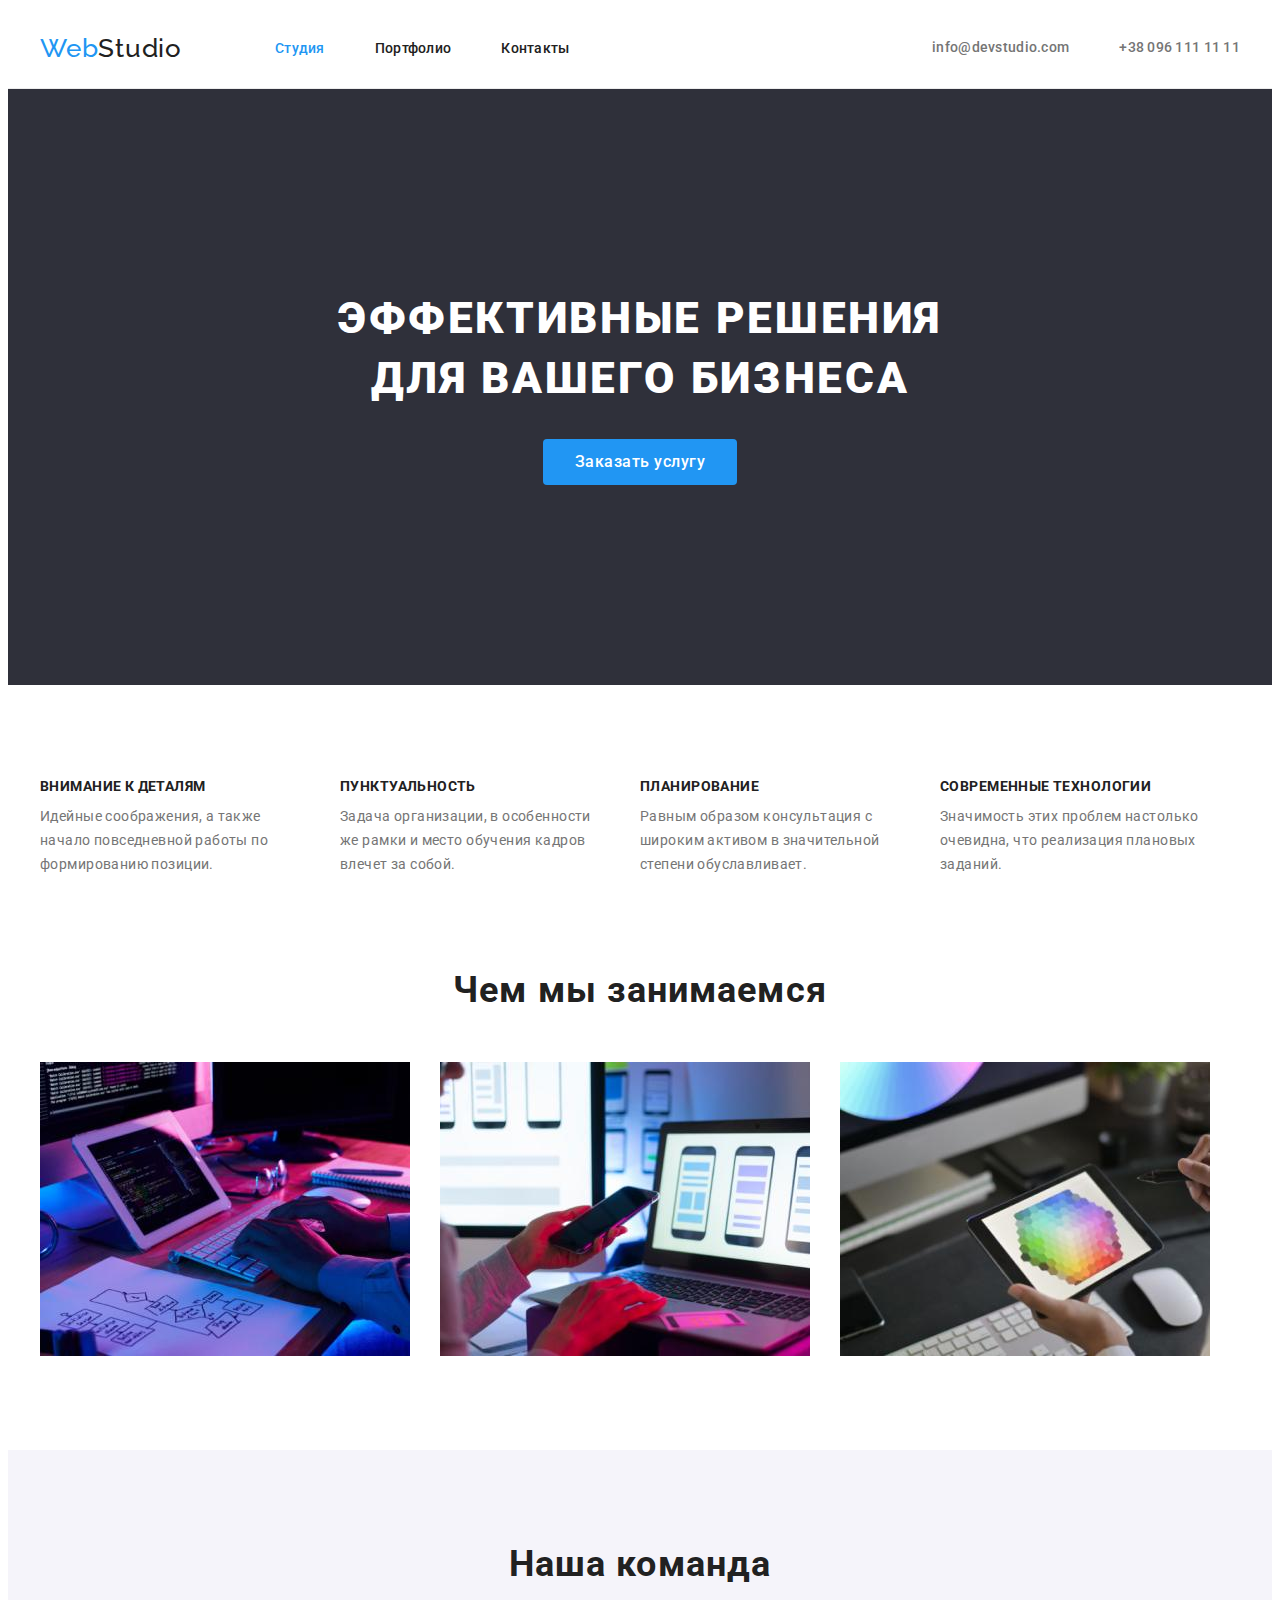
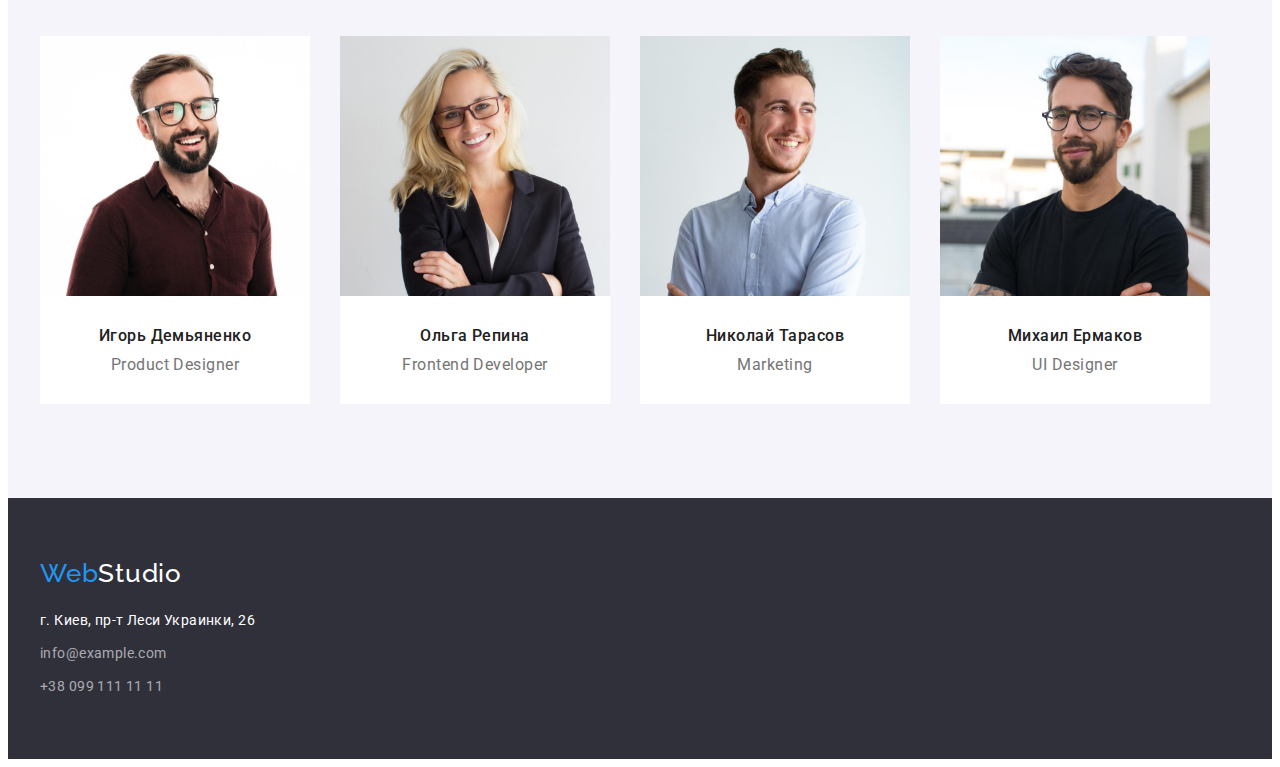
<file: index.html>
<!DOCTYPE html>
<html lang="ru">
<head>
    <meta charset="UTF-8">
    <meta http-equiv="X-UA-Compatible" content="IE=edge">
    <meta name="viewport" content="width=device-width, initial-scale=1.0">
    <title>goit-markup-portfolio-3</title>
<link href="https://fonts.googleapis.com/css2?family=Raleway:wght@700&family=Roboto:wght@400;500;700;900&display=swap"
    rel="stylesheet">
<link rel="stylesheet" href="https://cdnjs.cloudflare.com/ajax/libs/modern-normalize/1.1.0/modern-normalize.min.css"
    integrity="sha512-wpPYUAdjBVSE4KJnH1VR1HeZfpl1ub8YT/NKx4PuQ5NmX2tKuGu6U/JRp5y+Y8XG2tV+wKQpNHVUX03MfMFn9Q=="
    crossorigin="anonymous" referrerpolicy="no-referrer" />
<link rel="stylesheet" href="./css/styles.css">
</head>
<body>
    <header class="header-border">
      <div class="container header-container">
        <nav class="header-nav">
        <a href="" class="webstudio-black link"><span class="logo">Web</span>Studio</a>
            <ul class="navigation">
                <li class="list nav-item">
                  <a href="" class="link menu-link current">Студия</a>   
                </li>
                <li  class="list nav-item">
                    <a href="./portfolio.html" class=" menu-link link">Портфолио</a>
                </li>
                <li  class="list nav-item">
                    <a href="" class="menu-link link">Контакты</a>
                </li>
            </ul>
            
        </nav>
       
        <ul class="contacts contact-list">
            <li class="list nav-contacts"> 
                <a href="mailto:info@devstudio.com" class="contacts-list link">info@devstudio.com</a>
            </li>
            <li class="list nav-contacts">
                 <a href="tel:+380961111111" class="contacts-list link">+38 096 111 11 11</a>
            </li>
            
        </ul>

    </div>
    </header>
<main>
   <section class="section hero-container">
     <div class="container">
            <h1 class="hero-title hero-header">Эффективные решения для вашего бизнеса</h1>
            <button type="button" class="hero-btn btn">Заказать услугу</button>
     </div>
    </section>
   <section class="section">
       <div class="container">
    <h2 class="visually-hidden">Особенности</h2>
    <ul class="features">
           <li class="list featers-list">
               <h3 class="features-item">Внимание к деталям</h3>
               <p class="features-discription">
                Идейные соображения, а также начало повседневной работы по формированию позиции.
               </p>
           </li>
            <li class="list featers-list">
                <h3 class="features-item">Пунктуальность</h3>
                <p class="features-discription">
                    Задача организации, в особенности же рамки и место обучения кадров влечет за собой.
                </p>
            </li>
            <li class="list featers-list">
                <h3 class="features-item">Планирование</h3>
                <p class="features-discription">
                    Равным образом консультация с широким активом в значительной степени обуславливает.
                </p>
            </li>
            <li class="list featers-list">
                <h3 class="features-item">Современные технологии</h3>
                <p class="features-discription">
                    Значимость этих проблем настолько очевидна, что реализация плановых заданий.
                </p>
            </li>
       </ul>
    </div>
   </section>
   
   <section class="section section-photo">
       <div class="container">
            <h2 class="header-item">Чем мы занимаемся</h2>
            <ul class="photo-list">
            <li class="list photo-item">
                <img src="./images/box-1.jpg" alt="Экран компьютера и руки" width="370">
            </li>
            <li class="list photo-item">
                <img src="./images/box-2.jpg" alt="Экран компьютера и телефон" width="370">
            </li>
            <li class="list photo-item">
                <img src="./images/box-3.jpg" alt="Экран компьютера с цветной раскладкой" width="370">
            </li> 
            </ul>
      </div>
   </section>
   <section class="team-section section">
       <div class="container">
        <h2 class="header-item">Наша команда</h2>
        <ul class="our-team">
            <li class="list team-card">
                    <img src="./images/igor.jpg" alt="Игорь Демьяненко" width="270">
                    <div class="team-item">
                        <h3 class="team">Игорь Демьяненко</h3>
                        <p lang="en" class="team-profession">Product Designer</p>
                    </div>
                </li>
                <li class="list team-card">
                    <img src="./images/olha.jpg" alt="Ольга Репина" width="270">
                   <div class="team-item">
                        <h3 class="team">Ольга Репина</h3>
                        <p lang="en" class="team-profession">Frontend Developer</p>
                  </div>
                </li>
                <li class="list team-card">
                    <img src="./images/nikolay.jpg" alt="Николай Тарасов" width="270">
                   <div class="team-item">
                        <h3 class="team">Николай Тарасов</h3>
                        <p lang="en" class="team-profession">Marketing</p>
                  </div>
                </li>
                <li class="list team-card">
                    <img src="./images/michail.jpg" alt="Михаил Ермаков" width="270">
                   <div class="team-item">
                        <h3 class="team">Михаил Ермаков</h3>
                        <p  lang="en" class="team-profession">UI Designer</p>
                  </div>
                </li>
       </ul>
    </div>
   </section>
 </main>
<footer class="footer">
    <div class="container ">
        <a href="" class=" webstudio-white link"><span class="logo">Web</span>Studio</a>
        <address class="address">
            <ul>
                <li class="list footer-list">
                    <a href="" class="footer-adress link">г. Киев, пр-т Леси Украинки, 26</a>
                </li>
                <li class="list footer-list">
                    <a href="" class="link footer-contacts">info@example.com</a>
                </li>
                <li class="list">
                    <a href="" class="link footer-contacts">+38 099 111 11 11</a>
                </li>
            </ul>
        </address>
    </div>
</footer>
</body>
</html>
</file>
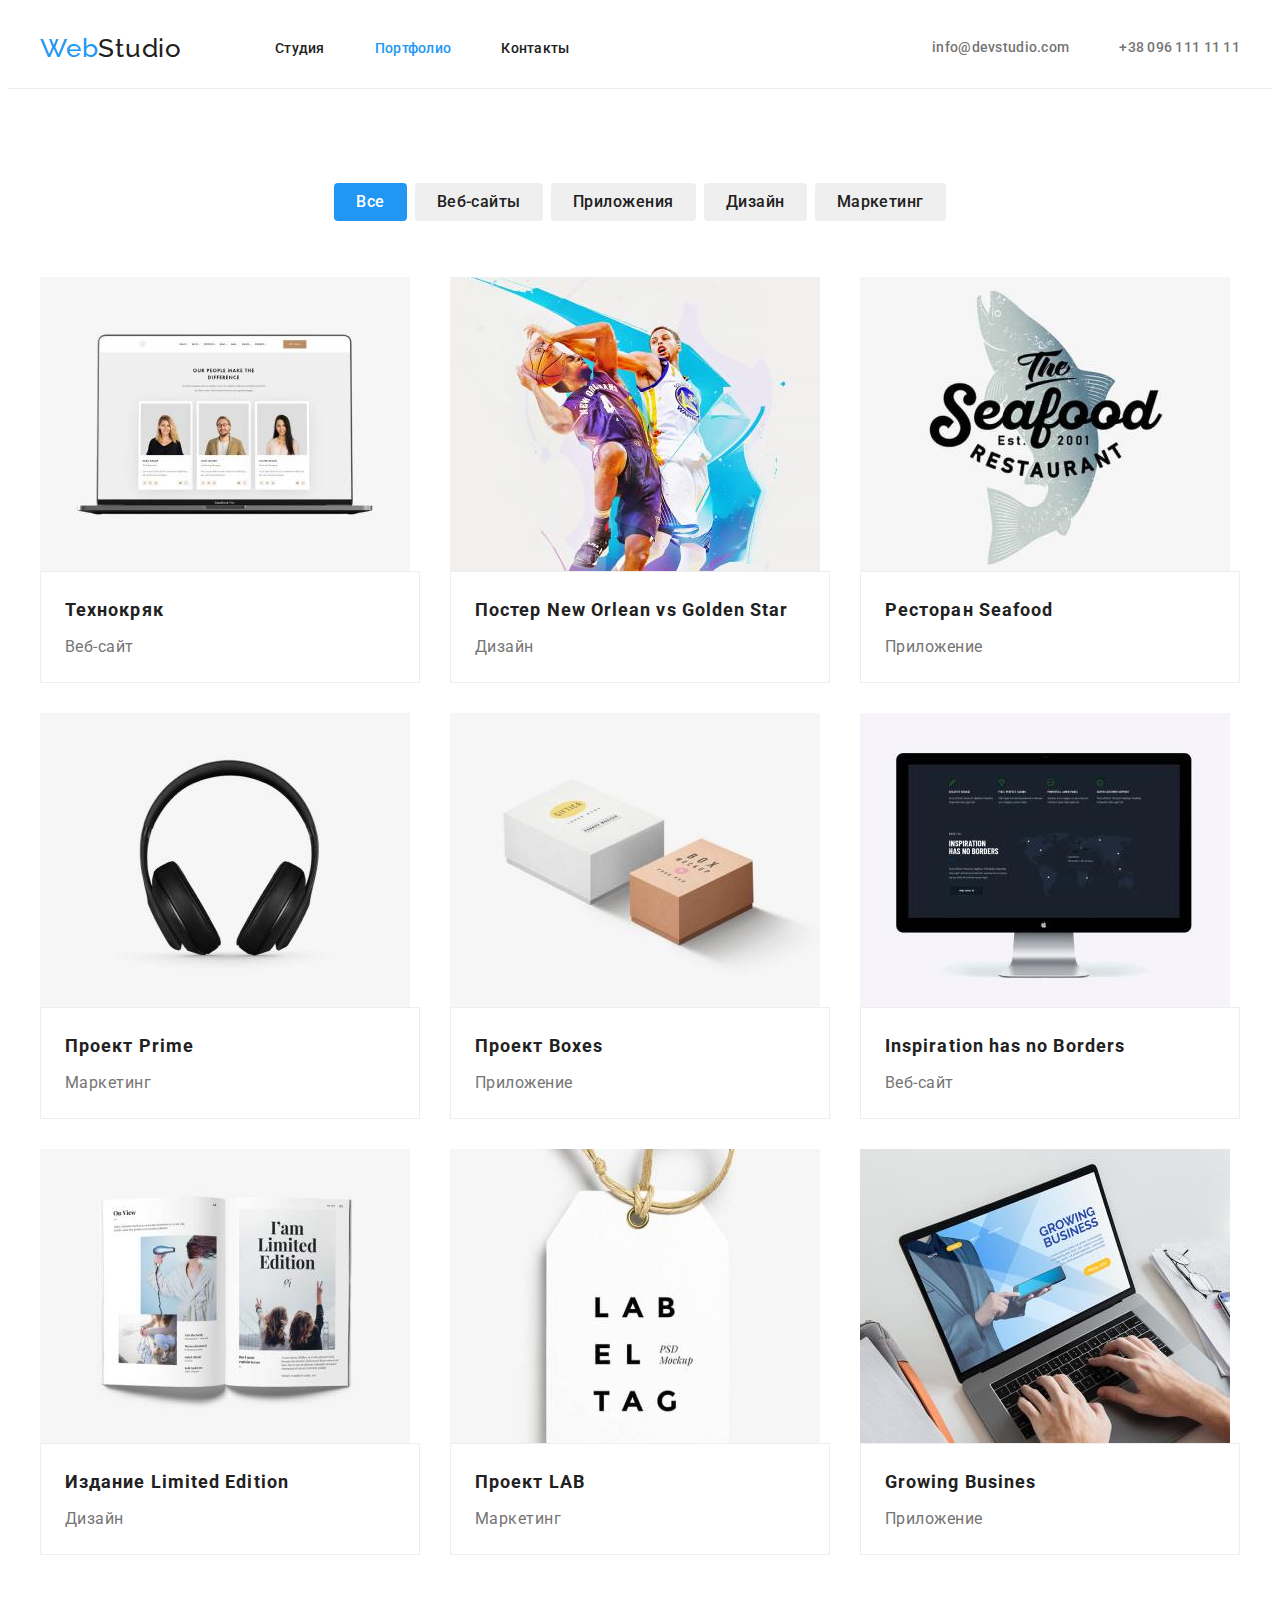
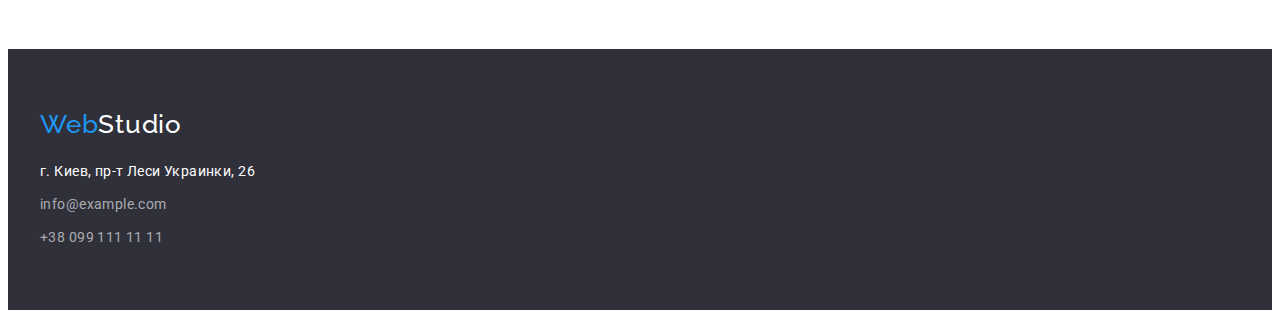
<file: portfolio.html>
<!DOCTYPE html>
<html lang="ru">

<head>
    <meta charset="UTF-8">
    <meta http-equiv="X-UA-Compatible" content="IE=edge">
    <meta name="viewport" content="width=device-width, initial-scale=1.0">
    <title>goit-markup-portfolio-3</title>
    <link href="https://fonts.googleapis.com/css2?family=Raleway:wght@700&family=Roboto:wght@400;500;700;900&display=swap"
        rel="stylesheet">
    <link rel="stylesheet" href="https://cdnjs.cloudflare.com/ajax/libs/modern-normalize/1.1.0/modern-normalize.min.css"
        integrity="sha512-wpPYUAdjBVSE4KJnH1VR1HeZfpl1ub8YT/NKx4PuQ5NmX2tKuGu6U/JRp5y+Y8XG2tV+wKQpNHVUX03MfMFn9Q=="
        crossorigin="anonymous" referrerpolicy="no-referrer" />
    <link rel="stylesheet" href="./css/styles.css">
    
</head>

<body>
    <header class="header-border">
        <div class="container header-container">
            <nav class="header-nav">
                <a href="" class="webstudio-black link"><span class="logo">Web</span>Studio</a>
                <ul class="navigation">
                    <li class="list nav-item">
                        <a href="./index.html" class="link menu-link">Студия</a>
                    </li>
                    <li class="list nav-item">
                        <a href="" class=" menu-link link current">Портфолио</a>
                    </li>
                    <li class="list nav-item">
                        <a href="" class="menu-link link">Контакты</a>
                    </li>
                </ul>
    
            </nav>
    
            <ul class="contacts contact-list">
                <li class="list nav-contacts">
                    <a href="mailto:info@devstudio.com" class="contacts-list link">info@devstudio.com</a>
                </li>
                <li class="list nav-contacts">
                    <a href="tel:+380961111111" class="contacts-list link">+38 096 111 11 11</a>
                </li>
    
            </ul>
    
        </div>
    </header>
    <main>
<section class="section">
    <div class="container">
        <h1 class="visually-hidden">Наши работы</h1>
        <ul class="button-list">
            <li class="list"> <button type="button" class="portfolio-btn btn active-btn">Все</button></li>
            <li class="list"> <button type="button" class="portfolio-btn btn">Веб-сайты</button></li>
            <li class="list"> <button type="button" class="portfolio-btn btn">Приложения</button></li>
            <li class="list"> <button type="button" class="portfolio-btn btn">Дизайн</button></li>
            <li class="list"> <button type="button" class="portfolio-btn btn">Маркетинг</button></li>
        </ul>
        <ul class="card-list">
            <li class="list">
                    <img src="./images-portfolio/технокряк_vzy2x.jpg" alt="Фото сайта" width="370" >
                <div class="card-item">
                    <h2 class="projects-item">Технокряк</h2>
                    <p class="projects-discription" >Веб-сайт</p>
                </div>
            </li>
            <li class="list">
                    <img src="./images-portfolio/постер_hzv0u.jpg" alt="Два игрока с мячем" width="370">
                <div class="card-item">
                    <h2 class="projects-item">Постер <span lang="en">New Orlean vs Golden Star</span></h2>
                    <p class="projects-discription">Дизайн</p>
                </div>
            </li>
            <li class="list">
                    <img src="./images-portfolio/ресторан_u8nsb.jpg" alt="Логотип ресторана" width="370">
                <div class="card-item">
                    <h2 class="projects-item"> Ресторан <span lang="en">Seafood</span></h2>
                    <p class="projects-discription">Приложение</p>
               </div>
            </li>
            <li class="list">
                    <img src="./images-portfolio/prime_2al8f.jpg" alt="Наушники" width="370">
                <div class="card-item">
                    <h2 class="projects-item">Проект <span lang="en">Prime</span> </h2>
                    <p class="projects-discription">Маркетинг</p>
                </div>
            </li>
            <li class="list">
                    <img src="./images-portfolio/boxes_p5cgm.jpg" alt="Две коробки" width="370">
                <div class="card-item">
                    <h2 class="projects-item">Проект <span lang="en">Boxes</span> </h2>
                    <p class="projects-discription">Приложение</p>
                </div>
            </li>
            <li class="list">
                    <img src="./images-portfolio/inspitation_p3u4z.jpg" alt="Экран компьютера" width="370">
                <div class="card-item"> 
                    <h2 lang="en" class="projects-item"> Inspiration has no Borders</h2>
                    <p class="projects-discription">Веб-сайт</p>
                </div>
            </li>
            <li class="list">
                    <img src="./images-portfolio/издание_phqux.jpg" alt="Разворот журнала" width="370"> 
                <div class="card-item">
                    <h2 class="projects-item"> Издание <span lang="en">Limited Edition</span></h2>
                    <p class="projects-discription">Дизайн</p>
                </div>
            </li>
            <li class="list">
                    <img src="./images-portfolio/lab_fhens.jpg" alt="Белый ярлык с буквами" width="370">
                <div class="card-item">
                    <h2 class="projects-item">Проект <span lang="en">LAB</span> </h2>
                    <p class="projects-discription">Маркетинг</p>
                </div>
            </li>
            <li class="list">
                    <img src="./images-portfolio/growing_d8ru4.jpg" alt="Ноутбук и руки" width="370">
                <div class="card-item">
                    <h2 lang="en" class="projects-item">Growing Busines </h2>
                    <p class="projects-discription">Приложение</p>
                </div>
            </li>
        </ul>
    </div>
</section>
    </main>
<footer class="footer">
    <div class="container ">
        <a href="" class=" webstudio-white link"><span class="logo">Web</span>Studio</a>
        <address class="address">
            <ul>
                <li class="list footer-list">
                    <a href="" class="footer-adress link">г. Киев, пр-т Леси Украинки, 26</a>
                </li>
                <li class="list footer-list">
                    <a href="" class="link footer-contacts">info@example.com</a>
                </li>
                <li class="list">
                    <a href="" class="link footer-contacts">+38 099 111 11 11</a>
                </li>
            </ul>
        </address>
    </div>
</footer>
</body>

</html>
</file>
<file: css/styles.css>
/* primary-color-text #757575 */
/* color-header #212121 */
/* color-text-hero #FFFFFF */
:root {
  --primary-color-text: #757575;
  --color-header: #212121;
  --accent-color: #2196f3;
  --secondary-color-text: #ffffff;
}

body {
  font-family: Roboto, sans-serif;
  color: var(--primary-color-text);
  font-style: normal;
}

ul {
  margin: 0;
  padding: 0;
}

img {
  display: block;
  max-width: 100%;
  height: auto;
}

button {
  cursor: pointer;
}

.visually-hidden {
  position: absolute;
  white-space: nowrap;
  width: 1px;
  height: 1px;
  overflow: hidden;
  border: 0;
  padding: 0;
  clip: rect(0 0 0 0);
  clip-path: inset(50%);
  margin: -1px;
}
.link {
  text-decoration: none;
}
.list {
  list-style: none;
}

p,
h1,
h2,
h3,
h4,
h5,
h6 {
  margin: 0;
}

.section {
  padding-top: 94px;
  padding-bottom: 94px;
}

.container {
  width: 1200px;
  padding-left: 15px;
  padding-right: 15px;
  margin: 0 auto;
}

/*----------- header------------- */
.webstudio-black {
  display: inline-block;
  font-family: Raleway, sans-serif;
  font-weight: 500;
  font-size: 26px;
  line-height: 1.19;
  letter-spacing: 0.03em;
  color: var(--color-header);

  padding-top: 24px;
  padding-bottom: 24px;
  margin-right: 93px;
}

.navigation > .list {
  display: inline-block;
}

.nav-item > .link {
  padding-top: 32px;
  padding-bottom: 32px;
}

.header-container {
  display: flex;
  align-items: center;
}

.header-nav {
  display: flex;
  align-items: center;
}
.navigation {
  display: flex;
}

.logo {
  color: var(--accent-color);
}

.nav-item:not(:last-child) {
  margin-right: 50px;
}

.menu-link {
  font-family: inherit;
  font-weight: 500;
  font-size: 14px;
  line-height: 1.14;
  letter-spacing: 0.02em;
  color: var(--color-header);
}
.current {
  color: var(--accent-color);
}

.menu-link:hover,
.menu-link:focus {
  color: var(--accent-color);
}

.contacts {
  display: flex;
  margin-left: auto;
}
.contacts-list {
  display: inline-block;
  font-family: inherit;
  font-weight: 500;
  font-size: 14px;
  line-height: 1.14;
  letter-spacing: 0.02em;
  color: var(--primary-color-text);

  padding-top: 32px;
  padding-bottom: 32px;
}

.nav-contacts:not(:last-child) {
  margin-right: 50px;
}

.contacts-list:hover,
.contacts-list:focus {
  color: var(--accent-color);
}

.header-border {
  border-bottom: 1px solid #ececec;
}

/* ----------hero--------- */

.hero-container {
  background-color: #2f303a;

  text-align: center;
  padding-top: 200px;
  padding-bottom: 200px;
}

.hero-title {
  font-style: normal;
  font-weight: 900;
  font-size: 44px;
  line-height: 1.36;
  letter-spacing: 0.06em;
  text-transform: uppercase;

  color: var(--secondary-color-text);
}

.hero-header {
  width: 696px;
  margin: auto;
}

.btn:hover,
.btn:focus {
  cursor: pointer;
  font-family: inherit;
  font-weight: 500;
  font-size: 16px;
  line-height: 1.62;
  text-align: center;
  letter-spacing: 0.03em;
  background-color: var(--accent-color);
  color: var(--secondary-color-text);
}
.hero-btn {
  cursor: pointer;
  font-family: Roboto, sans-serif;
  font-style: 400;
  font-weight: 500;
  font-size: 16px;
  line-height: 1.63;
  letter-spacing: 0.03em;
  color: var(--secondary-color-text);
  background-color: var(--accent-color);
  border: none;
  border-radius: 4px;
  margin-top: 30px;
  padding: 10px 32px;
}

/*-
--------------Особенности-------- */
.features {
  display: flex;
}

.featers-list:not(:last-child) {
  margin-right: 30px;
}

.featers-list {
  width: 270px;
}

.features-item {
  font-weight: 700;
  font-size: 14px;
  line-height: 1.14;
  letter-spacing: 0.03em;
  text-transform: uppercase;
  color: var(--color-header);
  margin-bottom: 10px;
}
.features-discription {
  font-size: 14px;
  line-height: 1.71;
  letter-spacing: 0.03em;
  color: var(--primary-color-text);
}

/*----------- чем мы занимаемя----------- */
.section-photo {
  padding-top: 0;
}

.photo-list {
  display: flex;
}

.photo-item:not(:last-child) {
  margin-right: 30px;
}

.header-item {
  font-weight: 700;
  font-size: 36px;
  line-height: 1.16;
  text-align: center;
  letter-spacing: 0.03em;
  color: var(--color-header);
  margin-bottom: 50px;
}
/* ------------Наша команда--------- */

.our-team {
  display: flex;
}

.team-card:not(:last-child) {
  margin-right: 30px;
}

.team {
  font-weight: 500;
  font-size: 16px;
  line-height: 1.19;
  letter-spacing: 0.03em;
  color: var(--color-header);
  margin-bottom: 10px;

  text-align: center;
}

.team-item {
  padding: 30px 32px;
  background-color: var(--secondary-color-text);
}

.team-section {
  background-color: #f5f4fa;
}

.team-profession {
  font-size: 16px;
  line-height: 1.19;
  letter-spacing: 0.03em;
  color: var(--primary-color-text);

  text-align: center;
}

/* ------------footer---------- */
.footer {
  background-color: #2f303a;
  padding-top: 60px;
  padding-bottom: 60px;
}

.address {
  font-style: inherit;
  margin-top: 20px;
}

.webstudio-white {
  font-family: Raleway, sans-serif;
  font-weight: 500;
  font-size: 26px;
  line-height: 1.19;
  letter-spacing: 0.03em;
  color: var(--secondary-color-text);
}
.footer-adress {
  display: inline-block;
  font-style: inherit;
  font-size: 14px;
  line-height: 1.71;
  letter-spacing: 0.03em;
  color: var(--secondary-color-text);
}
.footer-list {
  margin-bottom: 9px;
}

.footer-adress:hover,
.footer-adress:focus {
  color: var(--accent-color);
}

.footer-contacts:hover,
.footer-contacts:focus {
  color: var(--accent-color);
}

.footer-contacts {
  font-size: 14px;
  line-height: 1.71;
  letter-spacing: 0.03em;
  color: rgba(255, 255, 255, 0.6);
}

/* -------------кнопки портфолио----- */
.button-list {
  display: flex;
  justify-content: center;
  margin-bottom: 56px;
}
.button-list > .list:not(:last-child) {
  margin-right: 8px;
}
.portfolio-btn {
  padding: 6px 22px;
}

.portfolio-btn {
  cursor: pointer;
  font-family: Roboto, sans-serif;
  font-style: 400;
  font-weight: 500;
  font-size: 16px;
  line-height: 1.63;
  letter-spacing: 0.03em;
  color: var(--color-header);
  border: none;
  border-radius: 4px;
}

.active-btn {
  background-color: var(--accent-color);
  color: var(--secondary-color-text);
}

/* --------карточки портфолио----- */
.card-list {
  display: flex;
  flex-wrap: wrap;
  margin-left: -30px;
  margin-top: -30px;
}

.card-list > .list {
  flex-basis: calc(100% / 3 - 30px);
  margin-left: 30px;
  margin-top: 30px;
}
.card-item {
  padding: 20px 24px 20px 24px;
  border: 1px solid #eeeeee;
}
.projects-item {
  font-weight: 700;
  font-size: 18px;
  line-height: 2;
  letter-spacing: 0.06em;
  color: var(--color-header);

  margin-bottom: 4px;
}

.projects-discription {
  font-size: 16px;
  line-height: 1.87;
  letter-spacing: 0.03em;
  color: var(--primary-color-text);
}
</file>
